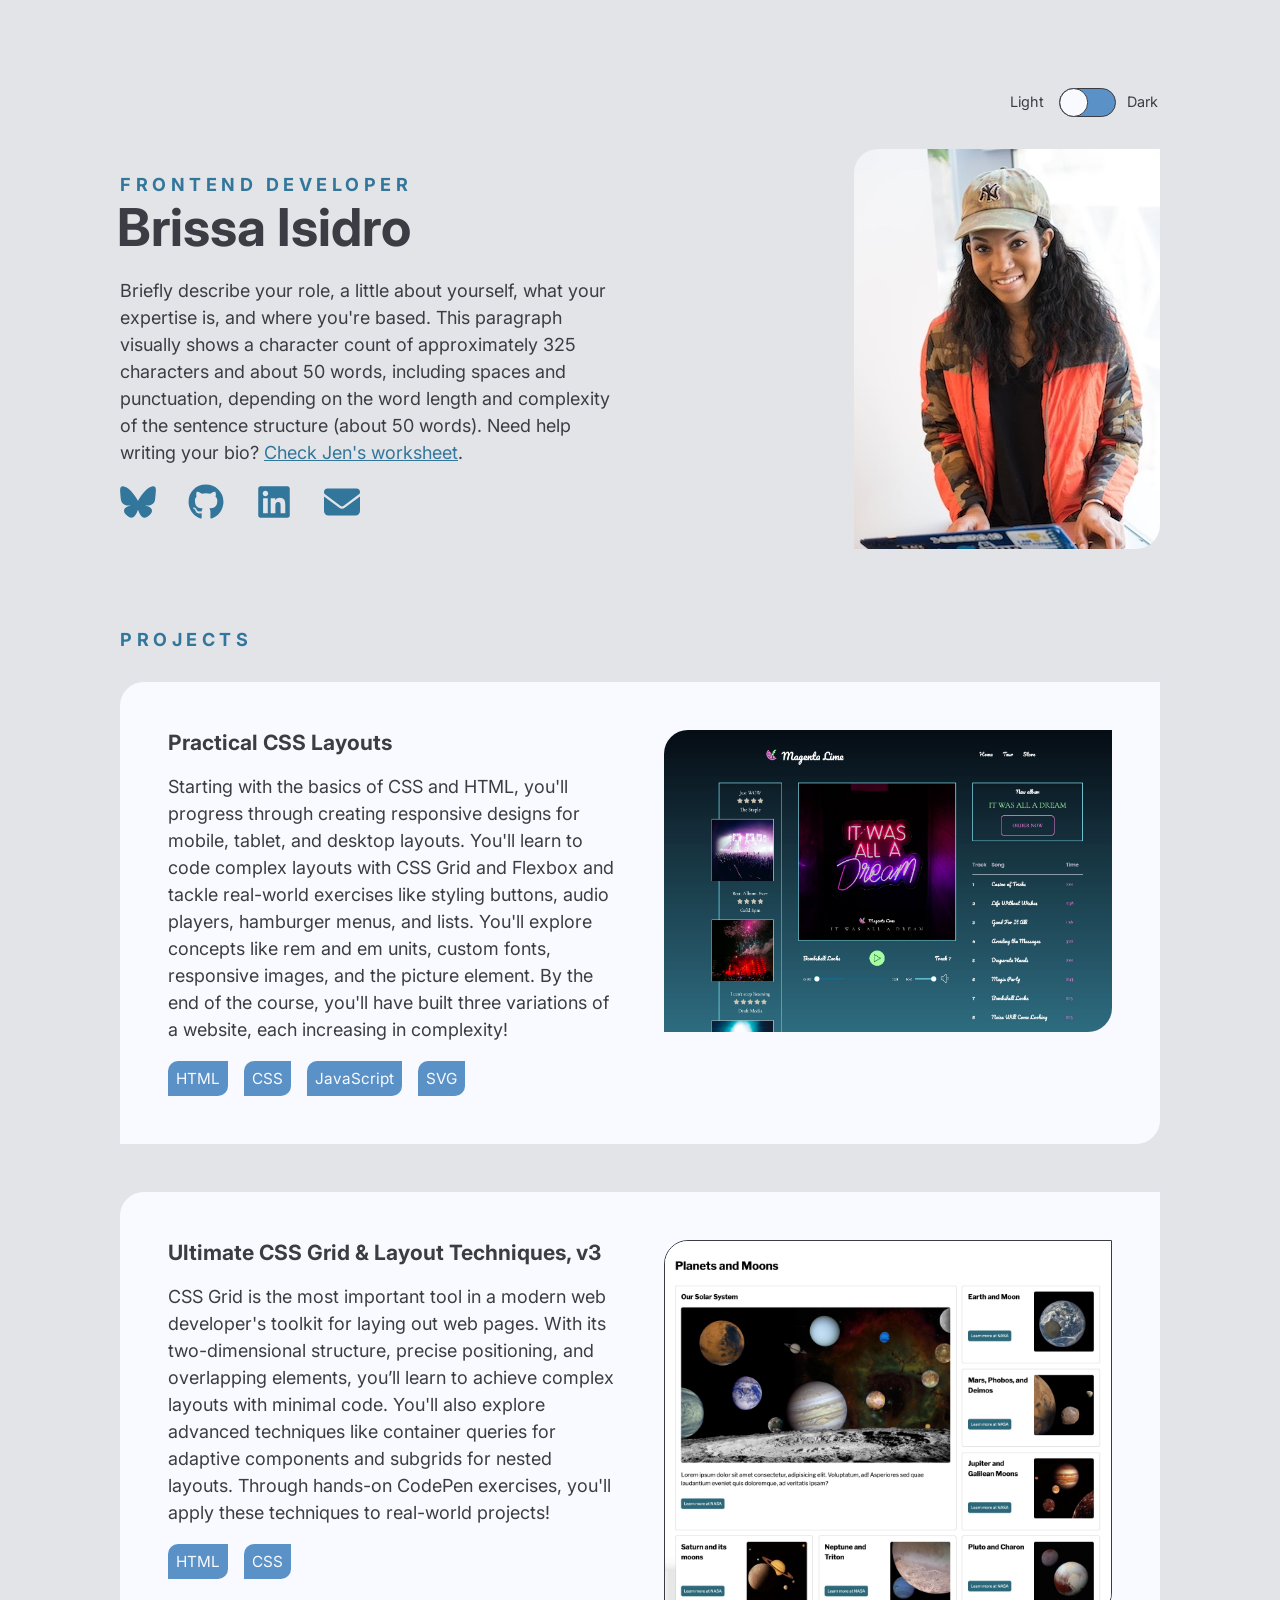
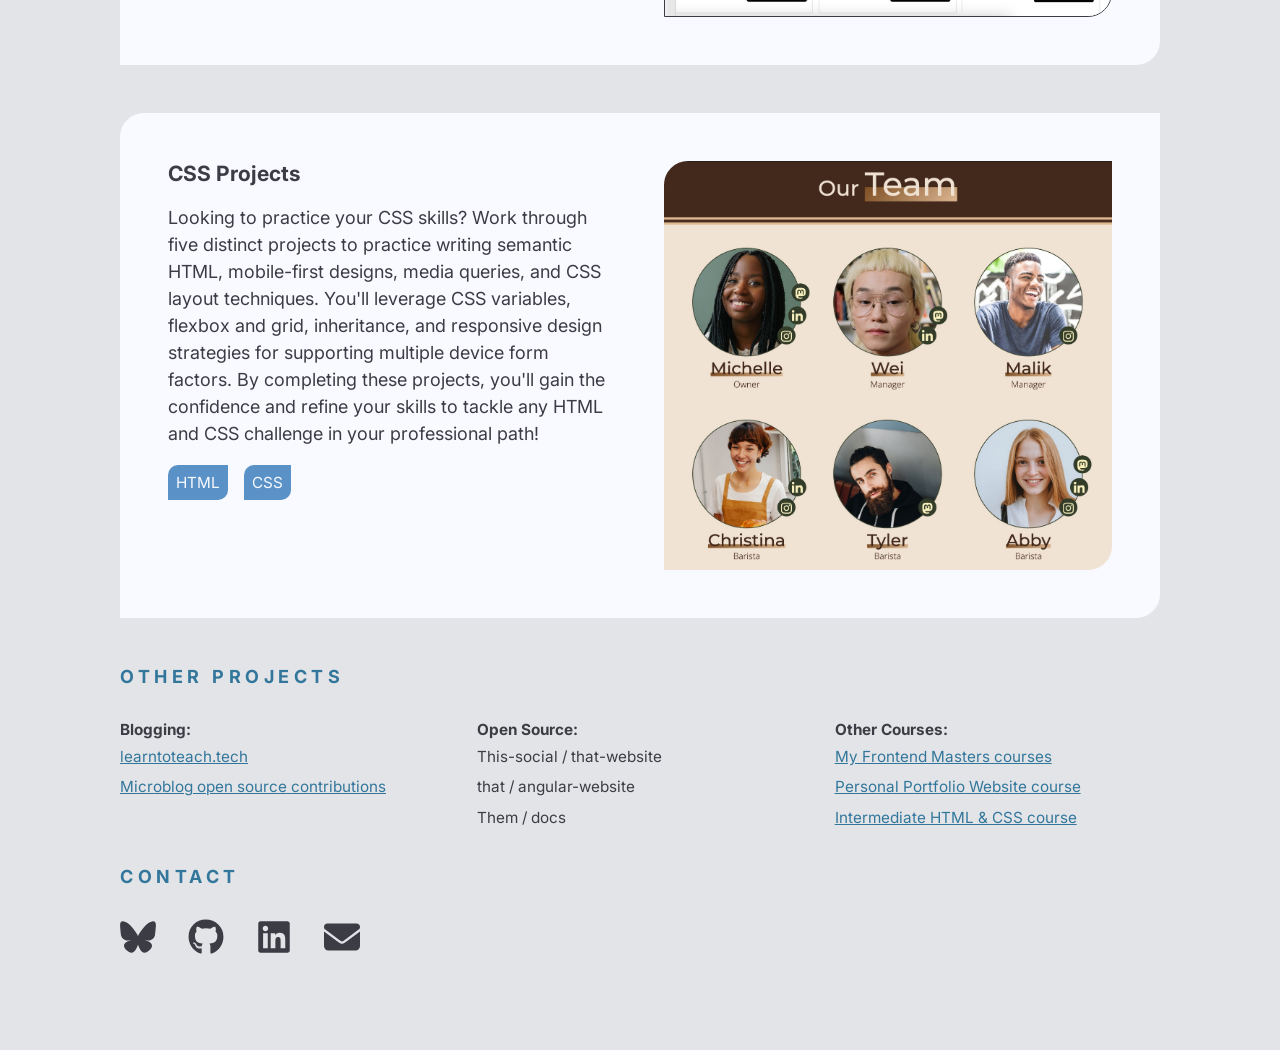
<file: index.html>
<!DOCTYPE html>
<html lang="en">
<head>
    <meta charset="UTF-8">
    <meta name="viewport" content="width=device-width, initial-scale=1.0">
    <title>Portfolio</title>
    <link rel="stylesheet" href="css/style.css">
    <link rel="preconnect" href="https://fonts.googleapis.com">
    <link rel="preconnect" href="https://fonts.gstatic.com" crossorigin>
    <link href="https://fonts.googleapis.com/css2?family=Architects+Daughter&family=Inter:ital,opsz,wght@0,14..32,100..900;1,14..32,100..900&display=swap" rel="stylesheet">
</head>
<body>
    <div class="wrapper">
  <header>
    <fieldset class="radio-switch" id="mode-switcher">
      <legend>
        Color Scheme
      </legend>
      <input type="radio" name="color-scheme" id="light" checked>
      <label for="light">
        Light
      </label>
      <input type="radio" name="color-scheme" id="dark">
      <label for="dark">
        Dark
      </label>
    </fieldset>
  </header>
  <article class="main-article">
    <div class="text">
      <h2>Frontend Developer</h2>
      <h1>Brissa Isidro</h1>
      <p>Briefly describe your role, a little about yourself, what your expertise is, and where you're based. This paragraph visually shows a character count of approximately 325 characters and about 50 words, including spaces and punctuation, depending on the word length and complexity of the sentence structure (about 50 words). Need help writing your bio? <a href="https://docs.google.com/document/d/1D8jbwHegkmxopPcPBbvtAPEzJ_O0KEl4dmAL00BL81o/edit?usp=sharing" target="_blank">Check Jen's worksheet</a>.</p>
      <ul class="icons">
          <li><a href="https://bsky.app/profile/jenkramer.org" target="_blank"><svg xmlns="http://www.w3.org/2000/svg" viewBox="0 0 512 512">
                <!--!Font Awesome Free 6.7.2 by @fontawesome - https://fontawesome.com License - https://fontawesome.com/license/free Copyright 2025 Fonticons, Inc.-->
            <title>Bluesky</title>
                <path d="M111.8 62.2C170.2 105.9 233 194.7 256 242.4c23-47.6 85.8-136.4 144.2-180.2c42.1-31.6 110.3-56 110.3 21.8c0 15.5-8.9 130.5-14.1 149.2C478.2 298 412 314.6 353.1 304.5c102.9 17.5 129.1 75.5 72.5 133.5c-107.4 110.2-154.3-27.6-166.3-62.9l0 0c-1.7-4.9-2.6-7.8-3.3-7.8s-1.6 3-3.3 7.8l0 0c-12 35.3-59 173.1-166.3 62.9c-56.5-58-30.4-116 72.5-133.5C100 314.6 33.8 298 15.7 233.1C10.4 214.4 1.5 99.4 1.5 83.9c0-77.8 68.2-53.4 110.3-21.8z" class="social" />
              </svg></a></li>
          <li><a href="https://www.github.com/jen4web" target="_blank"><svg xmlns="http://www.w3.org/2000/svg" viewBox="0 0 496 512">
                <!--!Font Awesome Free 6.7.2 by @fontawesome - https://fontawesome.com License - https://fontawesome.com/license/free Copyright 2025 Fonticons, Inc.-->
            <title>Github</title>
                <path d="M165.9 397.4c0 2-2.3 3.6-5.2 3.6-3.3 .3-5.6-1.3-5.6-3.6 0-2 2.3-3.6 5.2-3.6 3-.3 5.6 1.3 5.6 3.6zm-31.1-4.5c-.7 2 1.3 4.3 4.3 4.9 2.6 1 5.6 0 6.2-2s-1.3-4.3-4.3-5.2c-2.6-.7-5.5 .3-6.2 2.3zm44.2-1.7c-2.9 .7-4.9 2.6-4.6 4.9 .3 2 2.9 3.3 5.9 2.6 2.9-.7 4.9-2.6 4.6-4.6-.3-1.9-3-3.2-5.9-2.9zM244.8 8C106.1 8 0 113.3 0 252c0 110.9 69.8 205.8 169.5 239.2 12.8 2.3 17.3-5.6 17.3-12.1 0-6.2-.3-40.4-.3-61.4 0 0-70 15-84.7-29.8 0 0-11.4-29.1-27.8-36.6 0 0-22.9-15.7 1.6-15.4 0 0 24.9 2 38.6 25.8 21.9 38.6 58.6 27.5 72.9 20.9 2.3-16 8.8-27.1 16-33.7-55.9-6.2-112.3-14.3-112.3-110.5 0-27.5 7.6-41.3 23.6-58.9-2.6-6.5-11.1-33.3 2.6-67.9 20.9-6.5 69 27 69 27 20-5.6 41.5-8.5 62.8-8.5s42.8 2.9 62.8 8.5c0 0 48.1-33.6 69-27 13.7 34.7 5.2 61.4 2.6 67.9 16 17.7 25.8 31.5 25.8 58.9 0 96.5-58.9 104.2-114.8 110.5 9.2 7.9 17 22.9 17 46.4 0 33.7-.3 75.4-.3 83.6 0 6.5 4.6 14.4 17.3 12.1C428.2 457.8 496 362.9 496 252 496 113.3 383.5 8 244.8 8zM97.2 352.9c-1.3 1-1 3.3 .7 5.2 1.6 1.6 3.9 2.3 5.2 1 1.3-1 1-3.3-.7-5.2-1.6-1.6-3.9-2.3-5.2-1zm-10.8-8.1c-.7 1.3 .3 2.9 2.3 3.9 1.6 1 3.6 .7 4.3-.7 .7-1.3-.3-2.9-2.3-3.9-2-.6-3.6-.3-4.3 .7zm32.4 35.6c-1.6 1.3-1 4.3 1.3 6.2 2.3 2.3 5.2 2.6 6.5 1 1.3-1.3 .7-4.3-1.3-6.2-2.2-2.3-5.2-2.6-6.5-1zm-11.4-14.7c-1.6 1-1.6 3.6 0 5.9 1.6 2.3 4.3 3.3 5.6 2.3 1.6-1.3 1.6-3.9 0-6.2-1.4-2.3-4-3.3-5.6-2z" class="social" />
              </svg></a></li>
          <li><a href="https://www.linkedin.com/in/jen4web" target="_blank"><svg xmlns="http://www.w3.org/2000/svg" viewBox="0 0 448 512">
                <!--!Font Awesome Free 6.7.2 by @fontawesome - https://fontawesome.com License - https://fontawesome.com/license/free Copyright 2025 Fonticons, Inc.-->
            <title>LinkedIn</title>
                <path d="M416 32H31.9C14.3 32 0 46.5 0 64.3v383.4C0 465.5 14.3 480 31.9 480H416c17.6 0 32-14.5 32-32.3V64.3c0-17.8-14.4-32.3-32-32.3zM135.4 416H69V202.2h66.5V416zm-33.2-243c-21.3 0-38.5-17.3-38.5-38.5S80.9 96 102.2 96c21.2 0 38.5 17.3 38.5 38.5 0 21.3-17.2 38.5-38.5 38.5zm282.1 243h-66.4V312c0-24.8-.5-56.7-34.5-56.7-34.6 0-39.9 27-39.9 54.9V416h-66.4V202.2h63.7v29.2h.9c8.9-16.8 30.6-34.5 62.9-34.5 67.2 0 79.7 44.3 79.7 101.9V416z" class="social" />
              </svg></a></li>
          <li><a href="mailto:brissa@example.com"><svg xmlns="http://www.w3.org/2000/svg" viewBox="0 0 512 512">
                <!--!Font Awesome Free 6.7.2 by @fontawesome - https://fontawesome.com License - https://fontawesome.com/license/free Copyright 2025 Fonticons, Inc.-->
            <title>Email</title>
                <path d="M48 64C21.5 64 0 85.5 0 112c0 15.1 7.1 29.3 19.2 38.4L236.8 313.6c11.4 8.5 27 8.5 38.4 0L492.8 150.4c12.1-9.1 19.2-23.3 19.2-38.4c0-26.5-21.5-48-48-48L48 64zM0 176L0 384c0 35.3 28.7 64 64 64l384 0c35.3 0 64-28.7 64-64l0-208L294.4 339.2c-22.8 17.1-54 17.1-76.8 0L0 176z" class="social" /></svg></a></li>
        </ul>
    </div>
    <img src="img/fem-brissa.jpg" alt="Brissa Isidro." />
  </article>
  <main>
    <h2 class="h2-footer">Projects</h2>
    <div class="projects">
      <article class="project">
        <div class="text">
          <h3>Practical CSS Layouts</h3>
          <p>Starting with the basics of CSS and HTML, you'll progress through creating responsive designs for mobile, tablet, and desktop layouts. You'll learn to code complex layouts with CSS Grid and Flexbox and tackle real-world exercises like styling buttons, audio players, hamburger menus, and lists. You'll explore concepts like rem and em units, custom fonts, responsive images, and the picture element. By the end of the course, you'll have built three variations of a website, each increasing in complexity!</p>
          <ul>
            <li>HTML</li>
            <li>CSS</li>
            <li>JavaScript</li>
            <li>SVG</li>
          </ul>
        </div>
        <img src="img/fem-maglime.jpg" alt="Magenta Lime layout, featuring albums, reviews, a playlist, and an audio interface.">
      </article>
      <article class="project">
        <div class="text">
          <h3>Ultimate CSS Grid & Layout Techniques, v3</h3>
          <p>CSS Grid is the most important tool in a modern web developer's toolkit for laying out web pages. With its two-dimensional structure, precise positioning, and overlapping elements, you’ll learn to achieve complex layouts with minimal code. You'll also explore advanced techniques like container queries for adaptive components and subgrids for nested layouts. Through hands-on CodePen exercises, you'll apply these techniques to real-world projects!</p>
          <ul>
            <li>HTML</li>
            <li>CSS</li>
          </ul>
        </div>
        <img src="img/fem-grid.jpg" alt="Grid-based layout with 3 columns and 4 rows, some merged, featuring planets and moons." class="img-border">
      </article>
      <article class="project">
        <div class="text">
          <h3>CSS Projects</h3>
          <p>Looking to practice your CSS skills? Work through five distinct projects to practice writing semantic HTML, mobile-first designs, media queries, and CSS layout techniques. You'll leverage CSS variables, flexbox and grid, inheritance, and responsive design strategies for supporting multiple device form factors. By completing these projects, you'll gain the confidence and refine your skills to tackle any HTML and CSS challenge in your professional path!</p>
          <ul>
            <li>HTML</li>
            <li>CSS</li>
          </ul>
        </div>
        <img src="img/fem-projects.jpg" alt="Our Team page featuring 6 images of people in 2 rows with social media icons overlapping each image.">
      </article>
    </div>
  </main>
  <footer>
    <h2 class="h2-footer">Other Projects</h2>
    <div class="footer-text">
      <div class="footer-text-box">
        <h3>Blogging:</h3>
        <ul>
          <li><a href="https://learntoteach.tech/" target="_blank">learntoteach.tech</a></li>
          <li><a href="https://github.com/microdotblog" target="_blank">Microblog open source contributions</a></li>
        </ul>
      </div>
      <div class="footer-text-box">
        <h3>Open Source:</h3>
        <ul>
          <li>This-social / that-website</li>
          <li>that / angular-website</li>
          <li>Them / docs</li>
        </ul>
      </div>
      <div class="footer-text-box">
        <h3>Other Courses:</h3>
        <ul>
          <li><a href="https://frontendmasters.com/teachers/jen-kramer/" target="_blank">My Frontend Masters courses</a></li>
          <li><a href="https://frontendmasters.com/courses/portfolio-website/" target="_blank">Personal Portfolio Website course</a></li>
          <li><a href="https://frontendmasters.com/courses/intermediate-html-css/" target="_blank">Intermediate HTML &amp; CSS course</a></li>
        </ul>
      </div>
    </div>

    <h2 class="h2-footer">Contact</h2>
    <div class="footer-text">
      <ul class="icons">
          <li><a href="https://bsky.app/profile/jenkramer.org" target="_blank"><svg xmlns="http://www.w3.org/2000/svg" viewBox="0 0 512 512">
                <!--!Font Awesome Free 6.7.2 by @fontawesome - https://fontawesome.com License - https://fontawesome.com/license/free Copyright 2025 Fonticons, Inc.-->
            <title>Bluesky</title>
                <path d="M111.8 62.2C170.2 105.9 233 194.7 256 242.4c23-47.6 85.8-136.4 144.2-180.2c42.1-31.6 110.3-56 110.3 21.8c0 15.5-8.9 130.5-14.1 149.2C478.2 298 412 314.6 353.1 304.5c102.9 17.5 129.1 75.5 72.5 133.5c-107.4 110.2-154.3-27.6-166.3-62.9l0 0c-1.7-4.9-2.6-7.8-3.3-7.8s-1.6 3-3.3 7.8l0 0c-12 35.3-59 173.1-166.3 62.9c-56.5-58-30.4-116 72.5-133.5C100 314.6 33.8 298 15.7 233.1C10.4 214.4 1.5 99.4 1.5 83.9c0-77.8 68.2-53.4 110.3-21.8z" class="social" />
              </svg></a></li>
          <li><a href="https://www.github.com/jen4web" target="_blank"><svg xmlns="http://www.w3.org/2000/svg" viewBox="0 0 496 512">
                <!--!Font Awesome Free 6.7.2 by @fontawesome - https://fontawesome.com License - https://fontawesome.com/license/free Copyright 2025 Fonticons, Inc.-->
            <title>Github</title>
                <path d="M165.9 397.4c0 2-2.3 3.6-5.2 3.6-3.3 .3-5.6-1.3-5.6-3.6 0-2 2.3-3.6 5.2-3.6 3-.3 5.6 1.3 5.6 3.6zm-31.1-4.5c-.7 2 1.3 4.3 4.3 4.9 2.6 1 5.6 0 6.2-2s-1.3-4.3-4.3-5.2c-2.6-.7-5.5 .3-6.2 2.3zm44.2-1.7c-2.9 .7-4.9 2.6-4.6 4.9 .3 2 2.9 3.3 5.9 2.6 2.9-.7 4.9-2.6 4.6-4.6-.3-1.9-3-3.2-5.9-2.9zM244.8 8C106.1 8 0 113.3 0 252c0 110.9 69.8 205.8 169.5 239.2 12.8 2.3 17.3-5.6 17.3-12.1 0-6.2-.3-40.4-.3-61.4 0 0-70 15-84.7-29.8 0 0-11.4-29.1-27.8-36.6 0 0-22.9-15.7 1.6-15.4 0 0 24.9 2 38.6 25.8 21.9 38.6 58.6 27.5 72.9 20.9 2.3-16 8.8-27.1 16-33.7-55.9-6.2-112.3-14.3-112.3-110.5 0-27.5 7.6-41.3 23.6-58.9-2.6-6.5-11.1-33.3 2.6-67.9 20.9-6.5 69 27 69 27 20-5.6 41.5-8.5 62.8-8.5s42.8 2.9 62.8 8.5c0 0 48.1-33.6 69-27 13.7 34.7 5.2 61.4 2.6 67.9 16 17.7 25.8 31.5 25.8 58.9 0 96.5-58.9 104.2-114.8 110.5 9.2 7.9 17 22.9 17 46.4 0 33.7-.3 75.4-.3 83.6 0 6.5 4.6 14.4 17.3 12.1C428.2 457.8 496 362.9 496 252 496 113.3 383.5 8 244.8 8zM97.2 352.9c-1.3 1-1 3.3 .7 5.2 1.6 1.6 3.9 2.3 5.2 1 1.3-1 1-3.3-.7-5.2-1.6-1.6-3.9-2.3-5.2-1zm-10.8-8.1c-.7 1.3 .3 2.9 2.3 3.9 1.6 1 3.6 .7 4.3-.7 .7-1.3-.3-2.9-2.3-3.9-2-.6-3.6-.3-4.3 .7zm32.4 35.6c-1.6 1.3-1 4.3 1.3 6.2 2.3 2.3 5.2 2.6 6.5 1 1.3-1.3 .7-4.3-1.3-6.2-2.2-2.3-5.2-2.6-6.5-1zm-11.4-14.7c-1.6 1-1.6 3.6 0 5.9 1.6 2.3 4.3 3.3 5.6 2.3 1.6-1.3 1.6-3.9 0-6.2-1.4-2.3-4-3.3-5.6-2z" class="social" />
              </svg></a></li>
          <li><a href="https://www.linkedin.com/in/jen4web" target="_blank"><svg xmlns="http://www.w3.org/2000/svg" viewBox="0 0 448 512">
                <!--!Font Awesome Free 6.7.2 by @fontawesome - https://fontawesome.com License - https://fontawesome.com/license/free Copyright 2025 Fonticons, Inc.-->
            <title>LinkedIn</title>
                <path d="M416 32H31.9C14.3 32 0 46.5 0 64.3v383.4C0 465.5 14.3 480 31.9 480H416c17.6 0 32-14.5 32-32.3V64.3c0-17.8-14.4-32.3-32-32.3zM135.4 416H69V202.2h66.5V416zm-33.2-243c-21.3 0-38.5-17.3-38.5-38.5S80.9 96 102.2 96c21.2 0 38.5 17.3 38.5 38.5 0 21.3-17.2 38.5-38.5 38.5zm282.1 243h-66.4V312c0-24.8-.5-56.7-34.5-56.7-34.6 0-39.9 27-39.9 54.9V416h-66.4V202.2h63.7v29.2h.9c8.9-16.8 30.6-34.5 62.9-34.5 67.2 0 79.7 44.3 79.7 101.9V416z" class="social" />
              </svg></a></li>
          <li><a href="mailto:brissa@example.com"><svg xmlns="http://www.w3.org/2000/svg" viewBox="0 0 512 512">
                <!--!Font Awesome Free 6.7.2 by @fontawesome - https://fontawesome.com License - https://fontawesome.com/license/free Copyright 2025 Fonticons, Inc.-->
            <title>Email</title>
                <path d="M48 64C21.5 64 0 85.5 0 112c0 15.1 7.1 29.3 19.2 38.4L236.8 313.6c11.4 8.5 27 8.5 38.4 0L492.8 150.4c12.1-9.1 19.2-23.3 19.2-38.4c0-26.5-21.5-48-48-48L48 64zM0 176L0 384c0 35.3 28.7 64 64 64l384 0c35.3 0 64-28.7 64-64l0-208L294.4 339.2c-22.8 17.1-54 17.1-76.8 0L0 176z" class="social" /></svg></a></li>
        </ul>
    </div>
  </footer>
</div>
</body>
</html>
</file>
<file: css/style.css>
/* starting variables for the site */
:root {
  --white: #f9faff;
  --platinum: #e3e4e8;
  --windsurfing: #32779b;
  --marina: #5a91c7;
  --gray: #9a9a9a;
  --onyx: #3c3d44;
  --charcoal: #343c47;
  --ld-bkgd: light-dark(var(--platinum), var(--charcoal));
  --ld-text: light-dark(var(--onyx), var(--white));
  --ld-projects: light-dark(var(--white), #2e313d);
  --ld-blue: light-dark(var(--windsurfing), #6dadd0);
  --corners: 24px 0;
  --corners-sm: 10px 0;
  --base-font-size: 1rem;
}
/* set the box sizing to border-box for layouts */
html {
  box-sizing: border-box;
  color-scheme: light dark;
}
html:has(#mode-switcher #light:checked) {
  color-scheme: light;
}
html:has(#mode-switcher #dark:checked) {
  color-scheme: dark;
}
*,
*::before,
*::after {
  box-sizing: inherit;
}
.wrapper {
  max-width: 1200px;
  margin: 0 auto;
  padding: 1rem;
}
/* Basic page set to our font size and font family. Link to the font family in CodePen under Settings - CSS - External stylesheets and pens. */
body {
  font-size: var(--base-font-size);
  font-family: "Inter", sans-serif;
  background-color: var(--ld-bkgd);
  color: var(--ld-text);
}
/* make sure images don't exceed the width of the window */
img {
  max-width: 100%;
  border-radius: var(--corners);
}
h1 {
  font-size: calc(var(--base-font-size) * 2.9);
  margin: 0;
}
h2 {
  font-size: var(--base-font-size);
  text-transform: uppercase;
  color: var(--ld-blue);
  letter-spacing: 0.25em;
  margin: 0;
}
h3 {
  margin: 0;
}
p {
  line-height: 1.5;
}
a {
  color: var(--ld-blue);
}
a:hover {
  color: var(--marina);
}
/* fieldset {
  display: flex;
  flex-flow: row wrap;
  justify-content: center;
  gap: 3rem;
  max-width: 300px;
  margin: 0 0 5rem auto;
} */
@layer switch {
  .radio-switch {
    border: none;
    padding: 0;
    white-space: nowrap;
    display: flex;
    justify-content: center;
    margin-bottom: 2rem;
  }
  .radio-switch legend {
    font-size: 2px;
    opacity: 0;
    position: absolute;
  }
  .radio-switch label {
    display: inline-block;
    line-height: 2;
    font-size: 0.9rem;
    position: relative;
    z-index: 2;
  }
  .radio-switch input {
    opacity: 0;
    position: absolute;
  }
  .radio-switch label:first-of-type {
    padding-right: 5em;
  }
  .radio-switch label:last-child {
    margin-left: -4.25em;
    padding-left: 5em;
  }
  .radio-switch:focus-within label:first-of-type::after {
    box-shadow: 0 0 0 2px var(--white), 0 0 0 4px var(--marina);
  }
  .radio-switch label:first-of-type::before,
  .radio-switch label:first-of-type::after {
    border: 1px solid var(--onyx);
    content: "";
    height: 2em;
    overflow: hidden;
    pointer-events: none;
    position: absolute;
    vertical-align: middle;
  }
  .radio-switch label:first-of-type:before {
    background: var(--white);
    border: 1px solid var(--onyx);
    border-radius: 100%;
    position: absolute;
    right: -0.075em;
    transform: translateX(0em);
    transition: transform 0.2s ease-in-out;
    width: 2em;
    z-index: 2;
  }
  .radio-switch label:first-of-type:after {
    background: #777;
    border-radius: 1em;
    margin: 0 1em;
    transition: background 0.2s ease-in-out;
    width: 4em;
  }
  .radio-switch input:first-of-type:checked ~ label:first-of-type:after {
    background: var(--marina);
  }
  .radio-switch input:first-of-type:checked ~ label:first-of-type:before {
    transform: translateX(-2em);
  }
  .radio-switch input:last-of-type:checked ~ label:last-of-type {
    z-index: 1;
  }
}
/* svg styling */
.icons {
  list-style-type: none;
  margin: 0;
  padding: 0;
  display: flex;
  flex-flow: row wrap;
  justify-content: center;
  align-items: flex-end;
  gap: 2rem;
}
ul svg {
  width: 36px;
  height: 36px;
}
.social {
  fill: var(--ld-blue);
}
.social:hover {
  fill: var(--marina);
}
/* mobile layout for bio */
.main-article {
  display: grid;
  grid-template-columns: 1fr;
  gap: 2rem;
  text-align: center;
}
.main-article img {
  object-fit: cover;
  object-position: top;
  height: 175px;
  width: 300px;
  overflow: hidden;
  margin: 0 auto;
}
/* projects */
main {
  margin-top: 5rem;
  margin-bottom: 3rem;
  text-align: center;
}
.projects {
  display: flex;
  flex-flow: column nowrap;
  gap: 3rem;
}
.project {
  background-color: var(--ld-projects);
  padding: 3rem;
  border-radius: var(--corners);
  display: grid;
  grid-template-columns: 1fr;
  gap: 3rem;
}
.project ul {
  margin: 0;
  padding: 0;
  list-style-type: none;
  display: flex;
  flex-flow: row wrap;
  justify-content: center;
  gap: 1rem;
}
.project li {
  background-color: var(--marina);
  color: var(--white);
  padding: 0.5rem;
  border-radius: var(--corners-sm);
  font-size: calc(var(--base-font-size) * 0.85);
}
.project img {
  grid-row: 1/2;
}
.img-border {
  border: 1px solid var(--onyx);
}

/* footer */
footer {
  text-align: center;
}
.footer-text {
  color: var(--ld-text);
  line-height: 1.5;
  display: grid;
  grid-template-columns: 1fr;
  gap: 2rem;
}
.footer-text h3 {
  font-size: calc(var(--base-font-size) * 0.85);
}
.footer-text-box ul {
  font-size: calc(var(--base-font-size) * 0.85);
  list-style-type: none;
  margin: 0;
  padding: 0;
}
.footer-text-box li {
  line-height: 2;
}
.h2-footer {
  margin: 2rem 0;
}
.footer-text .social {
  fill: var(--ld-text);
}
.footer-text .social:hover {
  fill: var(--marina);
}
@media (min-width: 750px) {
  :root {
    --base-font-size: 1.125rem;
  }
  h1 {
    margin-left: -3px;
  }
  .wrapper {
    padding: 5rem;
  }
  .radio-switch {
    justify-content: flex-end;
  }
  .main-article {
    grid-template-columns: 1fr 1fr;
    align-items: center;
    text-align: left;
  }
  .main-article img {
    max-height: 400px;
    margin: 0 0 0 auto;
    object-fit: none;
    object-position: none;
    height: auto;
    width: auto;
    overflow: auto;
  }
  .icons {
    justify-content: flex-start;
  }
  footer {
    text-align: left;
  }
  .footer-text {
    grid-template-columns: repeat(3, 1fr);
  }
  .footer-text .icons {
    grid-column: 1/4;
  }
}
@media (min-width: 850px) {
  main {
    text-align: left;
  }
  .project {
    display: grid;
    grid-template-columns: 1fr 1fr;
    gap: 3rem;
  }
  .project img {
    grid-row: auto;
  }
  .project ul {
    justify-content: flex-start;
  }
}
</file>
